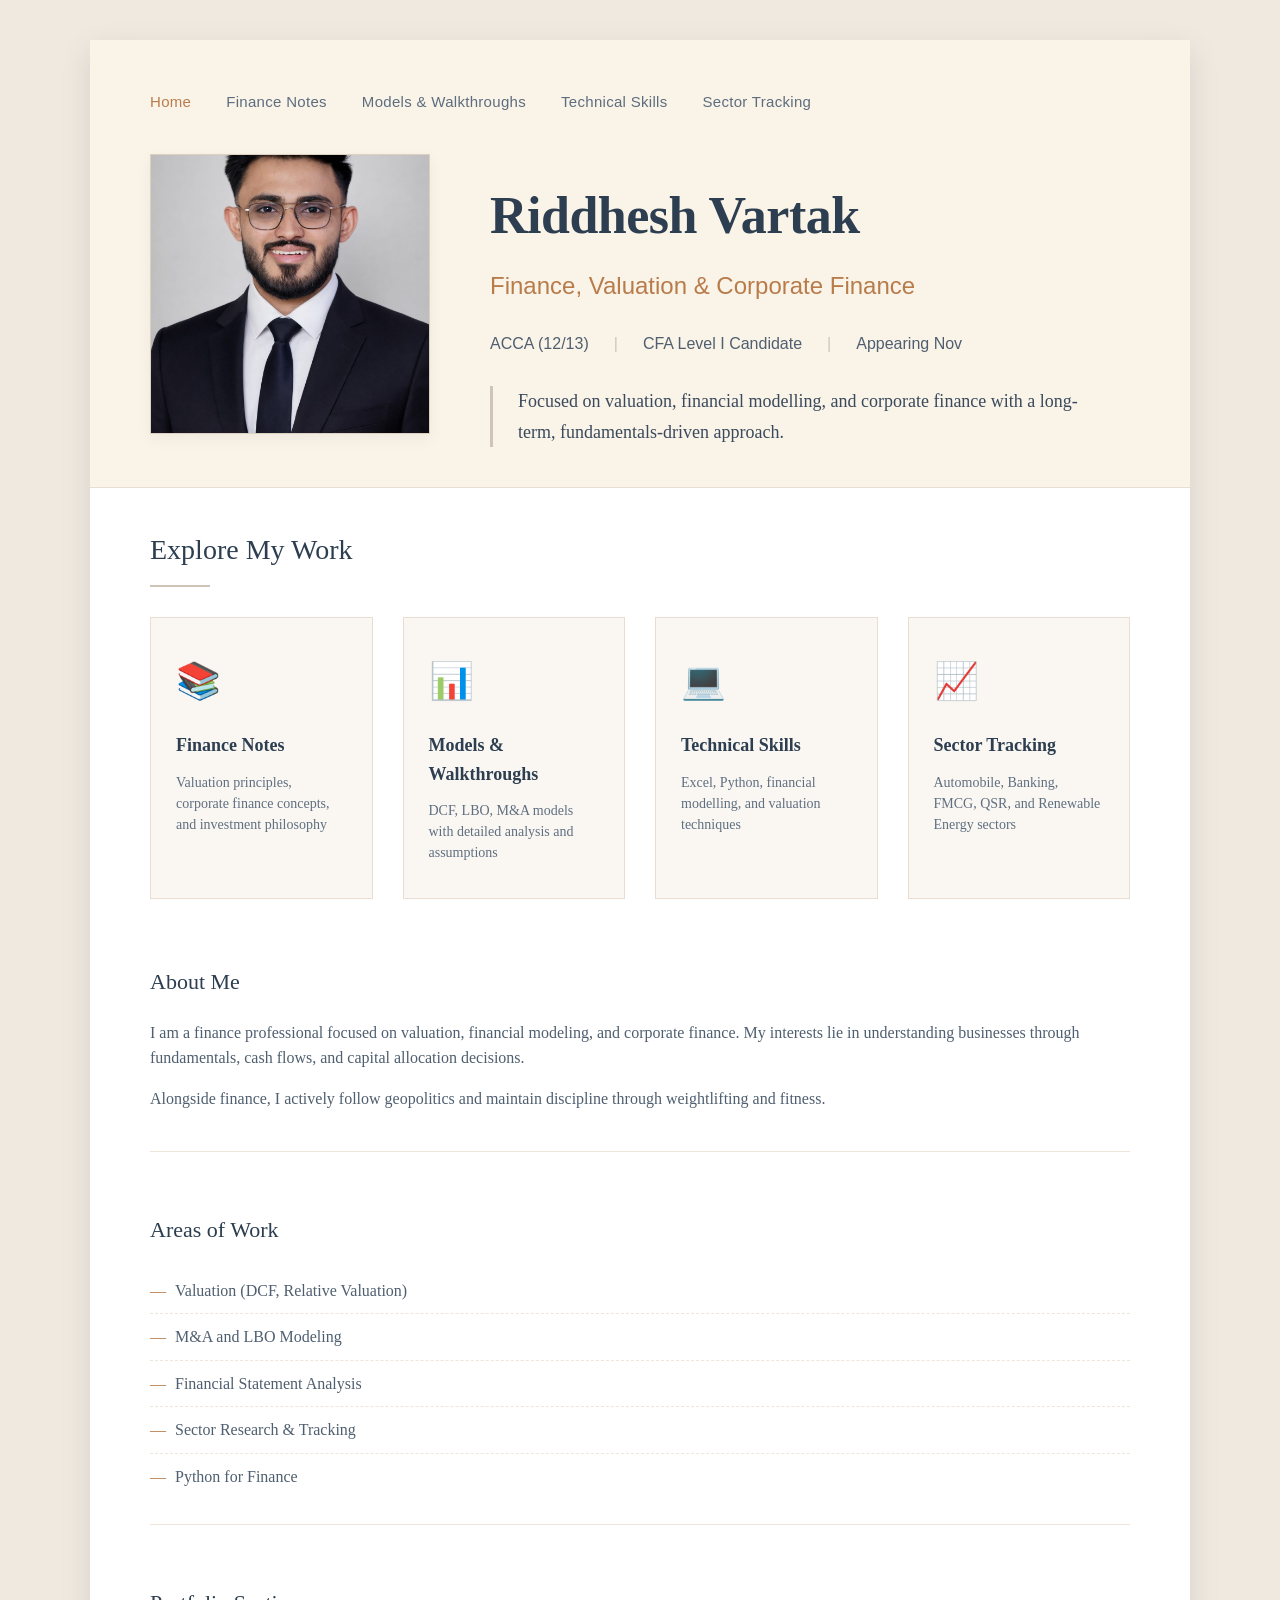
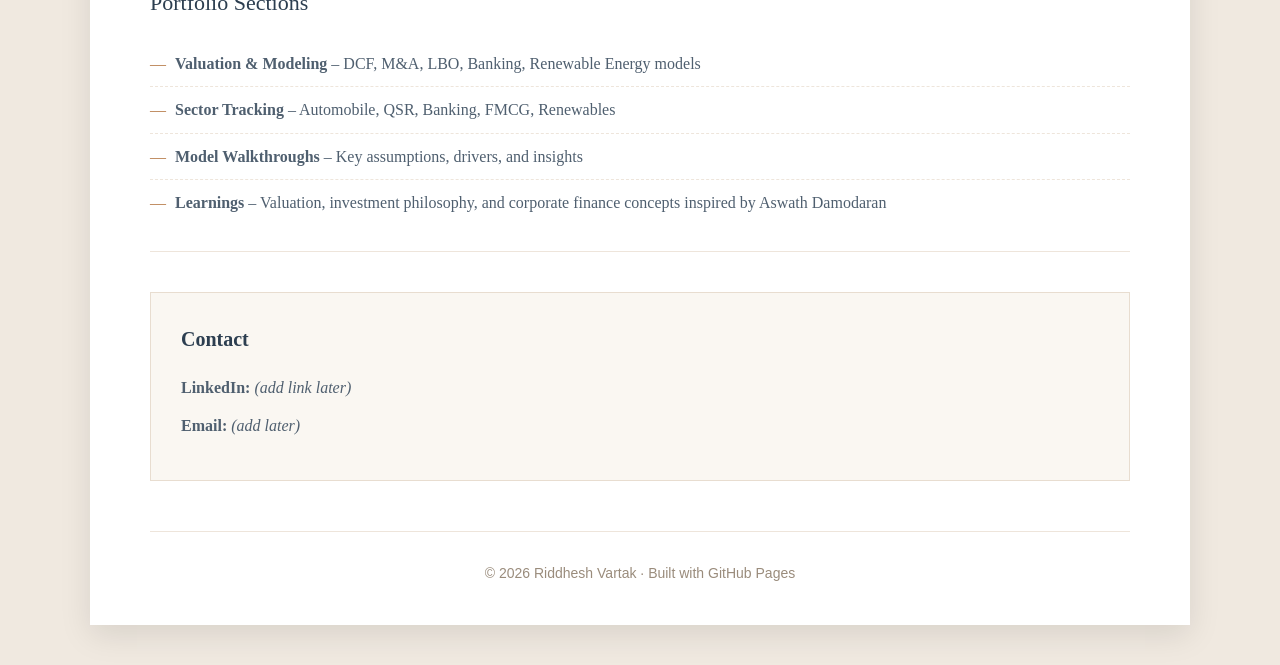
<file: index.html>
<!DOCTYPE html>
<html lang="en">
<head>
  <meta charset="UTF-8">
  <title>Riddhesh Vartak | Finance & Valuation Portfolio</title>
  <meta name="viewport" content="width=device-width, initial-scale=1.0">
  <style>
    * {
      margin: 0;
      padding: 0;
      box-sizing: border-box;
    }

    body {
      font-family: 'Georgia', 'Times New Roman', serif;
      background: #f0e9e0;  /* Warm cream outer background */
      color: #2c3e50;
      line-height: 1.6;
      padding: 40px 20px;
      min-height: 100vh;
      display: flex;
      align-items: center;
      justify-content: center;
    }

    /* MAIN CONTAINER - A4 PAGE WITH WHITE BACKGROUND */
    .a4-page {
      max-width: 1100px;
      width: 100%;
      background: white;  /* PURE WHITE background for content */
      box-shadow: 0 10px 30px rgba(0,0,0,0.1);
      padding: 0;  /* Remove padding, will add inside sections */
      margin: 0 auto;
    }

    /* CREAM COLORED HEADER SECTION */
    .cream-header {
      background: #faf3e8;  /* Light cream color for header only */
      padding: 50px 60px 40px 60px;
      border-bottom: 1px solid #e8ddd0;
    }

    /* WHITE CONTENT SECTIONS */
    .white-content {
      background: white;
      padding: 40px 60px;
    }

    /* NAVIGATION - IN CREAM HEADER */
    .nav-links {
      display: flex;
      gap: 35px;
      margin-bottom: 40px;
      flex-wrap: wrap;
    }

    .nav-links a {
      text-decoration: none;
      color: #5d6d7e;
      font-size: 15px;
      font-weight: 500;
      letter-spacing: 0.3px;
      font-family: 'Arial', sans-serif;
      transition: color 0.2s;
    }

    .nav-links a:hover,
    .nav-links a.active {
      color: #b87c4b;  /* Warm brown accent */
    }

    /* PROFILE SECTION - WITH BIGGER SQUARE PHOTO */
    .profile-section {
      display: flex;
      gap: 60px;
      align-items: flex-start;
      flex-wrap: wrap;
    }

    /* BIGGER SQUARE PHOTO - 280x280 as requested */
    .profile-photo-square {
      width: 280px;
      height: 280px;
      object-fit: cover;
      border: 1px solid #dcd0c0;
      box-shadow: 0 5px 15px rgba(0,0,0,0.05);
      background: #f5efe8;
    }

    .profile-info {
      flex: 1;
      padding-top: 20px;
    }

    .profile-info h1 {
      font-size: 52px;
      font-weight: 600;
      color: #2c3e50;
      margin-bottom: 10px;
      letter-spacing: -0.5px;
      font-family: 'Georgia', serif;
    }

    .profile-info h2 {
      font-size: 24px;
      font-weight: 400;
      color: #b87c4b;  /* Warm brown accent */
      margin-bottom: 25px;
      font-family: 'Arial', sans-serif;
    }

    /* CREDENTIALS */
    .credentials {
      display: flex;
      gap: 25px;
      margin: 25px 0 30px;
      flex-wrap: wrap;
    }

    .credential-item {
      color: #4f5f6f;
      font-size: 16px;
      font-family: 'Arial', sans-serif;
      position: relative;
    }

    .credential-item:not(:last-child):after {
      content: "|";
      margin-left: 25px;
      color: #d0c4b8;
      font-weight: 300;
    }

    .focus-statement {
      font-size: 18px;
      color: #3a4a5c;
      line-height: 1.7;
      max-width: 600px;
      border-left: 3px solid #d0c4b8;
      padding-left: 25px;
      margin-top: 25px;
    }

    /* SECTION TITLES IN WHITE CONTENT */
    .section-title {
      font-size: 28px;
      color: #2c3e50;
      margin: 0 0 30px 0;
      font-weight: 500;
      font-family: 'Georgia', serif;
      position: relative;
    }

    .section-title:after {
      content: '';
      display: block;
      width: 60px;
      height: 2px;
      background: #d0c4b8;
      margin-top: 12px;
    }

    /* CARDS GRID IN WHITE CONTENT */
    .cards-grid {
      display: grid;
      grid-template-columns: repeat(auto-fit, minmax(220px, 1fr));
      gap: 30px;
      margin: 30px 0 40px;
    }

    .simple-card {
      background: #faf7f2;  /* Very light cream for cards */
      padding: 35px 25px;
      border: 1px solid #e8ddd0;
      text-decoration: none;
      color: inherit;
      transition: all 0.2s;
    }

    .simple-card:hover {
      background: #f5eee5;
      border-color: #b87c4b;
    }

    .card-icon {
      font-size: 36px;
      margin-bottom: 20px;
      color: #b87c4b;
    }

    .simple-card h3 {
      color: #2c3e50;
      margin-bottom: 12px;
      font-size: 18px;
      font-weight: 600;
    }

    .simple-card p {
      color: #5f6f80;
      font-size: 14px;
      line-height: 1.5;
    }

    /* CONTENT BLOCKS IN WHITE */
    .content-block {
      margin: 35px 0;
      padding: 25px 0;
      border-bottom: 1px solid #eee5db;
    }

    .content-block:last-child {
      border-bottom: none;
    }

    .content-block h3 {
      color: #2c3e50;
      font-size: 22px;
      margin-bottom: 20px;
      font-weight: 500;
    }

    .content-block p {
      color: #4f5f6f;
      margin-bottom: 15px;
      font-size: 16px;
    }

    .content-list {
      list-style: none;
    }

    .content-list li {
      padding: 10px 0;
      color: #4f5f6f;
      position: relative;
      padding-left: 25px;
      font-size: 16px;
      border-bottom: 1px dashed #eee5db;
    }

    .content-list li:last-child {
      border-bottom: none;
    }

    .content-list li:before {
      content: "—";
      color: #b87c4b;
      position: absolute;
      left: 0;
    }

    /* CONTACT SECTION */
    .contact-section {
      margin-top: 40px;
      padding: 30px;
      background: #faf7f2;
      border: 1px solid #e8ddd0;
    }

    .contact-section p {
      color: #4f5f6f;
      margin: 12px 0;
      font-size: 16px;
    }

    /* FOOTER */
    .footer {
      margin-top: 50px;
      padding-top: 30px;
      text-align: center;
      color: #9a8c7c;
      font-size: 14px;
      font-family: 'Arial', sans-serif;
      border-top: 1px solid #eee5db;
    }

    /* RESPONSIVE */
    @media (max-width: 768px) {
      .cream-header {
        padding: 30px 25px;
      }
      
      .white-content {
        padding: 30px 25px;
      }
      
      .profile-section {
        flex-direction: column;
        align-items: center;
        text-align: center;
        gap: 30px;
      }
      
      .profile-photo-square {
        width: 240px;
        height: 240px;
      }
      
      .credentials {
        justify-content: center;
      }
      
      .credential-item:not(:last-child):after {
        display: none;
      }
      
      .credential-item {
        background: #f0e4d8;
        padding: 6px 18px;
        border-radius: 25px;
      }
      
      .focus-statement {
        text-align: left;
      }
      
      .nav-links {
        justify-content: center;
        gap: 20px;
      }
      
      .section-title:after {
        margin-left: auto;
        margin-right: auto;
      }
      
      .section-title {
        text-align: center;
      }
    }

    @media (max-width: 480px) {
      .profile-info h1 {
        font-size: 38px;
      }
      
      .profile-info h2 {
        font-size: 20px;
      }
      
      .profile-photo-square {
        width: 200px;
        height: 200px;
      }
      
      .nav-links {
        flex-direction: column;
        align-items: center;
        gap: 15px;
      }
    }
  </style>
</head>
<body>
  <div class="a4-page">
    <!-- CREAM COLORED HEADER SECTION (only this part is cream) -->
    <div class="cream-header">
      <!-- NAVIGATION -->
      <div class="nav-links">
        <a href="index.html" class="active">Home</a>
        <a href="notes.html">Finance Notes</a>
        <a href="models.html">Models & Walkthroughs</a>
        <a href="skills.html">Technical Skills</a>
        <a href="sectors.html">Sector Tracking</a>
      </div>

      <!-- PROFILE SECTION WITH BIG SQUARE PHOTO -->
      <div class="profile-section">
        <img src="profile.jpg" alt="Riddhesh Vartak" class="profile-photo-square" onerror="this.src='https://via.placeholder.com/280x280?text=RV'">
        
        <div class="profile-info">
          <h1>Riddhesh Vartak</h1>
          <h2>Finance, Valuation & Corporate Finance</h2>
          
          <div class="credentials">
            <span class="credential-item">ACCA (12/13)</span>
            <span class="credential-item">CFA Level I Candidate</span>
            <span class="credential-item">Appearing Nov</span>
          </div>
          
          <div class="focus-statement">
            Focused on valuation, financial modelling, and corporate finance with a long-term, fundamentals-driven approach.
          </div>
        </div>
      </div>
    </div>

    <!-- WHITE BACKGROUND CONTENT SECTION (everything below is white) -->
    <div class="white-content">
      <!-- EXPLORE MY WORK SECTION -->
      <div class="section-title">Explore My Work</div>
      
      <div class="cards-grid">
        <a href="notes.html" class="simple-card">
          <div class="card-icon">📚</div>
          <h3>Finance Notes</h3>
          <p>Valuation principles, corporate finance concepts, and investment philosophy</p>
        </a>
        
        <a href="models.html" class="simple-card">
          <div class="card-icon">📊</div>
          <h3>Models & Walkthroughs</h3>
          <p>DCF, LBO, M&A models with detailed analysis and assumptions</p>
        </a>
        
        <a href="skills.html" class="simple-card">
          <div class="card-icon">💻</div>
          <h3>Technical Skills</h3>
          <p>Excel, Python, financial modelling, and valuation techniques</p>
        </a>
        
        <a href="sectors.html" class="simple-card">
          <div class="card-icon">📈</div>
          <h3>Sector Tracking</h3>
          <p>Automobile, Banking, FMCG, QSR, and Renewable Energy sectors</p>
        </a>
      </div>

      <!-- CONTENT FROM YOUR README -->
      <div class="content-block">
        <h3>About Me</h3>
        <p>I am a finance professional focused on valuation, financial modeling, and corporate finance. My interests lie in understanding businesses through fundamentals, cash flows, and capital allocation decisions.</p>
        <p>Alongside finance, I actively follow geopolitics and maintain discipline through weightlifting and fitness.</p>
      </div>

      <div class="content-block">
        <h3>Areas of Work</h3>
        <ul class="content-list">
          <li>Valuation (DCF, Relative Valuation)</li>
          <li>M&A and LBO Modeling</li>
          <li>Financial Statement Analysis</li>
          <li>Sector Research & Tracking</li>
          <li>Python for Finance</li>
        </ul>
      </div>

      <div class="content-block">
        <h3>Portfolio Sections</h3>
        <ul class="content-list">
          <li><strong>Valuation & Modeling</strong> – DCF, M&A, LBO, Banking, Renewable Energy models</li>
          <li><strong>Sector Tracking</strong> – Automobile, QSR, Banking, FMCG, Renewables</li>
          <li><strong>Model Walkthroughs</strong> – Key assumptions, drivers, and insights</li>
          <li><strong>Learnings</strong> – Valuation, investment philosophy, and corporate finance concepts inspired by Aswath Damodaran</li>
        </ul>
      </div>

      <!-- CONTACT SECTION -->
      <div class="contact-section">
        <h3 style="color: #2c3e50; margin-bottom: 20px; font-size: 20px;">Contact</h3>
        <p><strong>LinkedIn:</strong> <em>(add link later)</em></p>
        <p><strong>Email:</strong> <em>(add later)</em></p>
      </div>

      <!-- FOOTER -->
      <div class="footer">
        © 2026 Riddhesh Vartak · Built with GitHub Pages
      </div>
    </div>
  </div>

  <script>
    // Highlight current page in navigation
    const currentPage = window.location.pathname.split('/').pop() || 'index.html';
    document.querySelectorAll('.nav-links a').forEach(link => {
      if (link.getAttribute('href') === currentPage) {
        link.classList.add('active');
      }
    });
  </script>
</body>
</html>
</file>
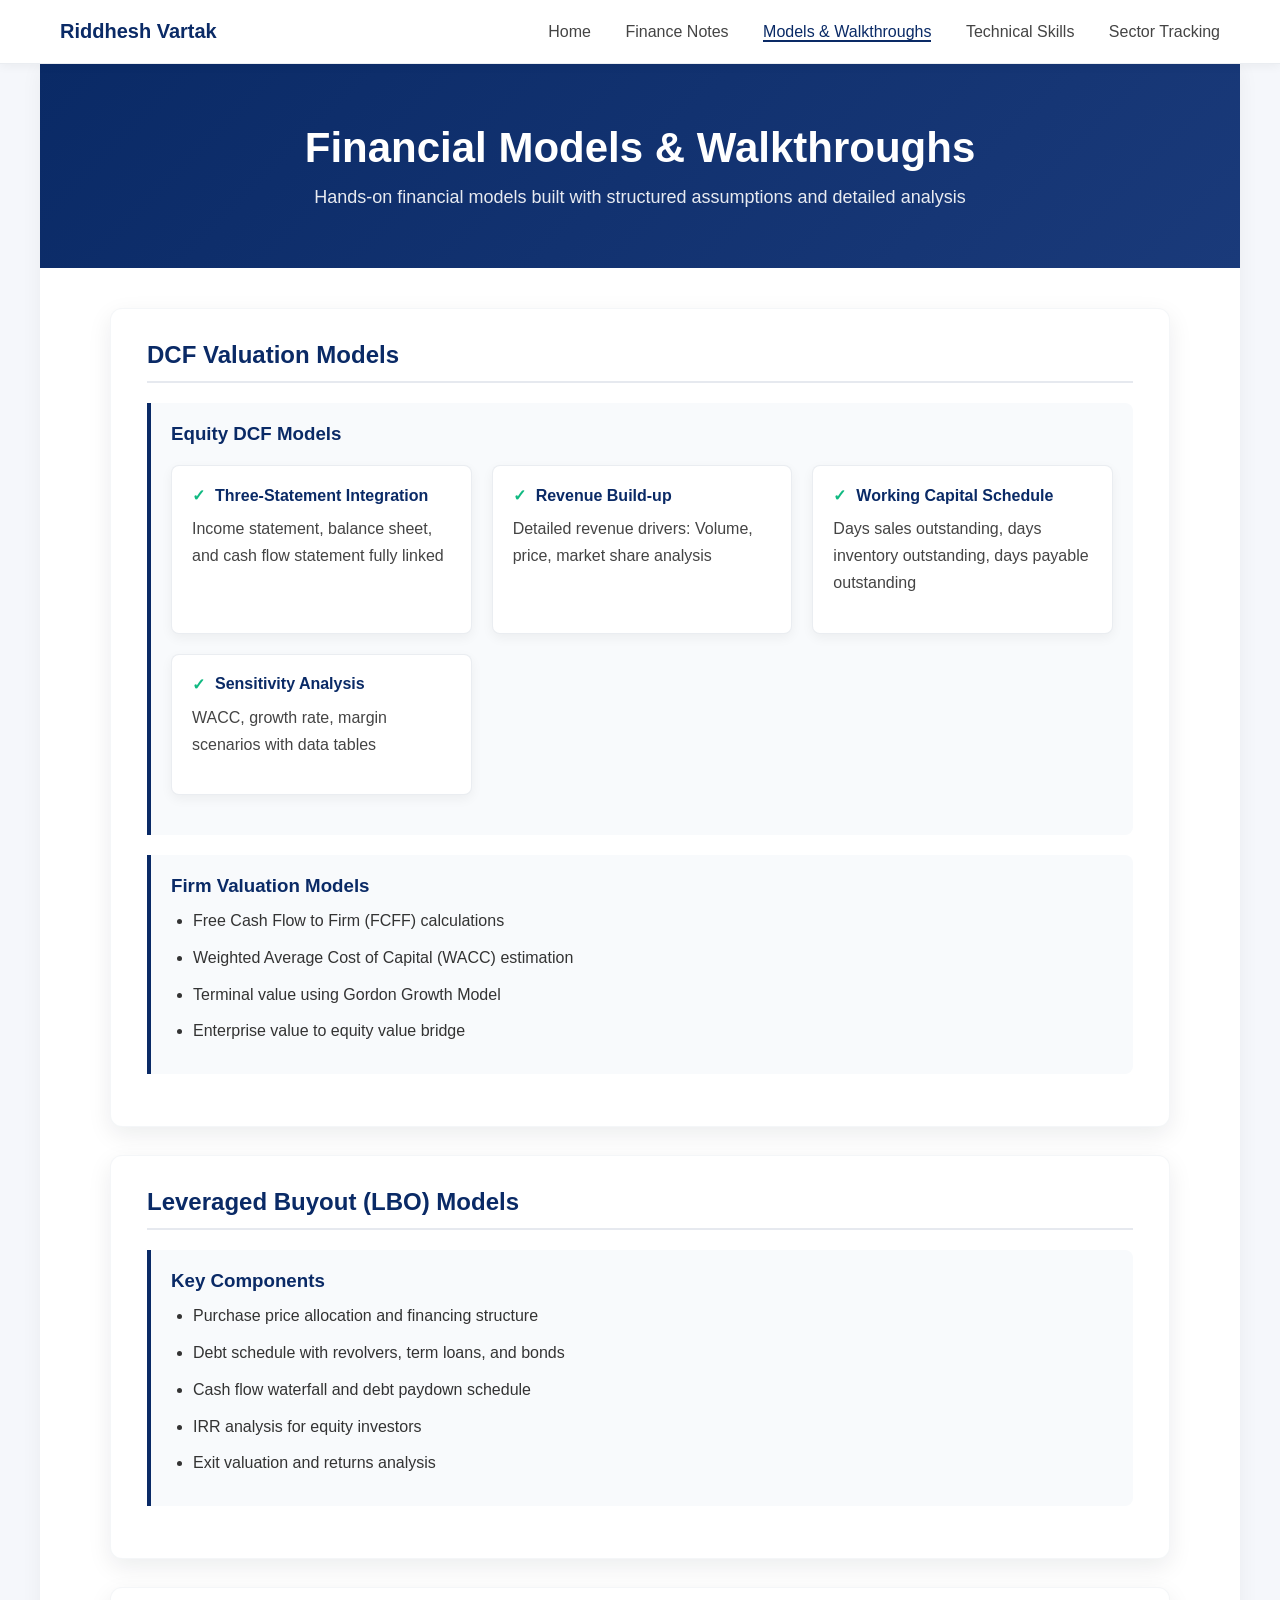
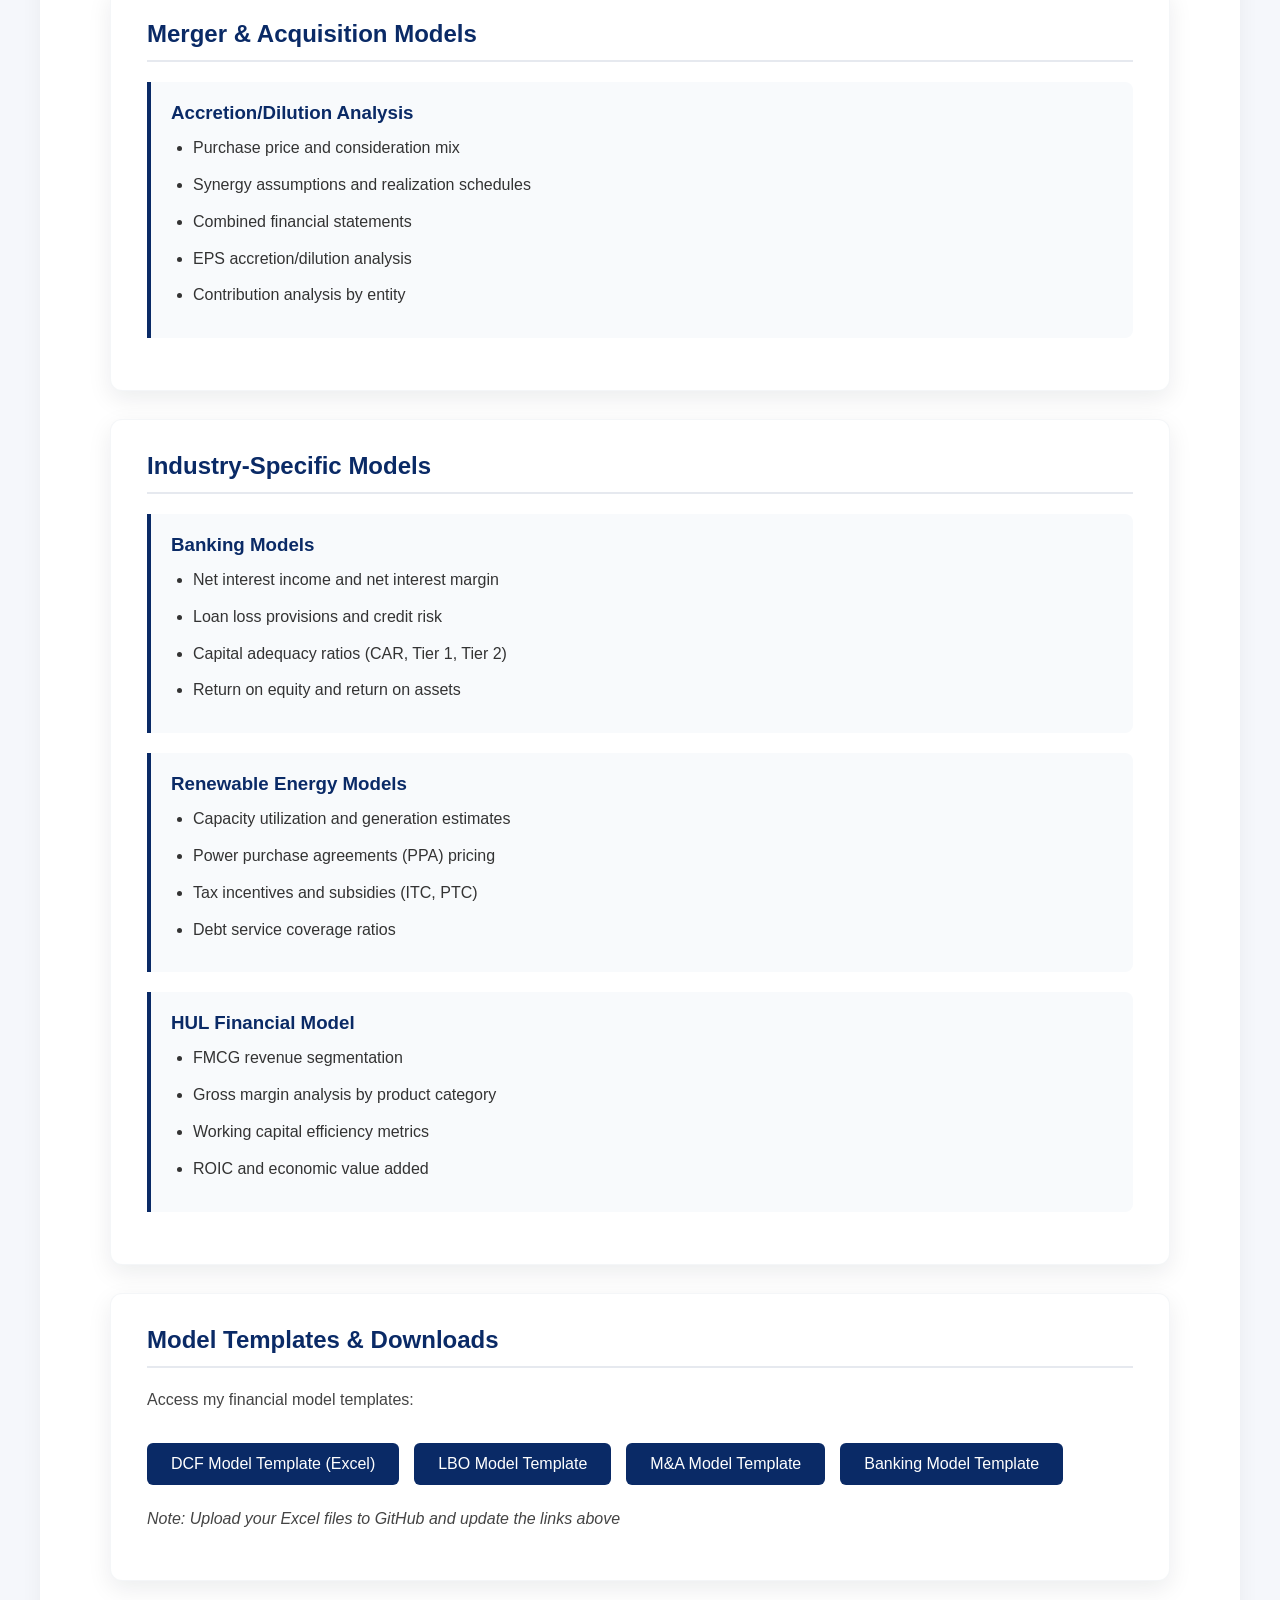
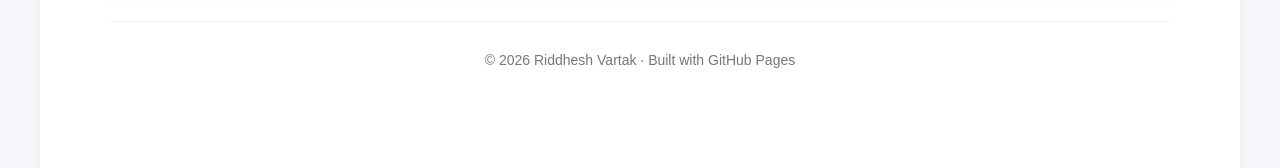
<file: models.html>
<!DOCTYPE html>
<html lang="en">
<head>
  <meta charset="UTF-8">
  <title>Models & Walkthroughs | Riddhesh Vartak</title>
  <meta name="viewport" content="width=device-width, initial-scale=1.0">

  <style>
    /* COPY ALL THE CSS FROM NOTES.HTML - SAME STYLES */
    * {
      box-sizing: border-box;
      margin: 0;
      padding: 0;
    }

    body {
      font-family: 'Arial', sans-serif;
      background: #f5f7fb;
      color: #222;
    }

    /* NAVIGATION MENU */
    .main-nav {
      background: #ffffff;
      padding: 20px 0;
      border-bottom: 1px solid rgba(148, 163, 184, 0.2);
      box-shadow: 0 2px 10px rgba(0, 0, 0, 0.05);
      position: sticky;
      top: 0;
      z-index: 1000;
    }
    
    .nav-container {
      max-width: 1200px;
      margin: 0 auto;
      padding: 0 20px;
      display: flex;
      justify-content: space-between;
      align-items: center;
    }
    
    .nav-logo {
      font-size: 20px;
      font-weight: 700;
      color: #0a2a66;
      text-decoration: none;
    }
    
    .nav-links a {
      margin-left: 30px;
      color: #444;
      text-decoration: none;
      font-weight: 500;
      transition: color 0.3s;
    }
    
    .nav-links a:hover,
    .nav-links a.active {
      color: #0a2a66;
      border-bottom: 2px solid #0a2a66;
    }
    
    @media (max-width: 768px) {
      .nav-container {
        flex-direction: column;
      }
      
      .nav-links {
        margin-top: 15px;
        display: flex;
        flex-wrap: wrap;
        justify-content: center;
      }
      
      .nav-links a {
        margin: 5px 10px;
      }
    }

    /* MAIN CONTENT AREA */
    .main-content-area {
      max-width: 1200px;
      margin: 0 auto;
      background: #ffffff;
      box-shadow: 0 4px 20px rgba(0, 0, 0, 0.05);
      min-height: 80vh;
    }

    /* PAGE HEADER */
    .page-header {
      background: linear-gradient(135deg, #0a2a66 0%, #1a3a7a 100%);
      color: white;
      padding: 60px 20px;
      text-align: center;
    }

    .page-header h1 {
      font-size: 42px;
      margin-bottom: 15px;
    }

    .page-header p {
      font-size: 18px;
      opacity: 0.9;
      max-width: 700px;
      margin: 0 auto;
    }

    /* MAIN CONTENT */
    .content {
      max-width: 1100px;
      margin: 0 auto;
      padding: 40px 20px 60px;
      background: #ffffff;
    }

    .section {
      background: #ffffff;
      border-radius: 12px;
      padding: 32px 36px;
      margin-bottom: 28px;
      box-shadow: 0 8px 24px rgba(15, 23, 42, 0.08);
      border: 1px solid rgba(148, 163, 184, 0.1);
    }

    .section h2 {
      margin: 0 0 18px;
      color: #0a2a66;
      font-size: 24px;
      font-weight: 700;
      padding-bottom: 12px;
      border-bottom: 2px solid rgba(10, 42, 102, 0.1);
    }

    .section p {
      margin: 0 0 16px;
      color: #444;
      line-height: 1.7;
      font-size: 16px;
    }

    .section ul {
      margin: 8px 0 0;
      padding-left: 22px;
      line-height: 1.8;
      color: #333;
    }

    .section li {
      margin-bottom: 8px;
    }

    .section-note {
      color: #666;
      margin-bottom: 12px;
      font-size: 15px;
      font-style: italic;
    }

    .model-category {
      background: #f8fafc;
      border-left: 4px solid #0a2a66;
      padding: 20px;
      margin: 20px 0;
      border-radius: 0 8px 8px 0;
    }

    .model-category h3 {
      color: #0a2a66;
      margin-bottom: 10px;
    }

    .model-features {
      display: grid;
      grid-template-columns: repeat(auto-fit, minmax(300px, 1fr));
      gap: 20px;
      margin: 20px 0;
    }

    .feature-card {
      background: white;
      border: 1px solid rgba(148, 163, 184, 0.2);
      border-radius: 8px;
      padding: 20px;
      box-shadow: 0 4px 12px rgba(0, 0, 0, 0.05);
    }

    .feature-card h4 {
      color: #0a2a66;
      margin-bottom: 10px;
      display: flex;
      align-items: center;
      gap: 10px;
    }

    .feature-card h4::before {
      content: "✓";
      color: #10b981;
      font-weight: bold;
    }

    .download-link {
      display: inline-block;
      background: #0a2a66;
      color: white;
      padding: 12px 24px;
      border-radius: 6px;
      text-decoration: none;
      margin-top: 10px;
      font-weight: 500;
      transition: background 0.3s;
    }

    .download-link:hover {
      background: #1a3a7a;
    }

    .footer {
      text-align: center;
      color: #777;
      font-size: 14px;
      padding: 30px 0 40px;
      border-top: 1px solid rgba(148, 163, 184, 0.2);
      margin-top: 40px;
      background: #ffffff;
    }

    @media (max-width: 768px) {
      .page-header {
        padding: 40px 20px;
      }
      
      .page-header h1 {
        font-size: 32px;
      }
      
      .model-features {
        grid-template-columns: 1fr;
      }
    }
  </style>
</head>

<body>
  <!-- NAVIGATION MENU -->
  <nav class="main-nav">
    <div class="nav-container">
      <a href="index.html" class="nav-logo">Riddhesh Vartak</a>
      <div class="nav-links">
        <a href="index.html">Home</a>
        <a href="notes.html">Finance Notes</a>
        <a href="models.html" class="active">Models & Walkthroughs</a>
        <a href="skills.html">Technical Skills</a>
        <a href="sectors.html">Sector Tracking</a>
      </div>
    </div>
  </nav>

  <!-- MAIN CONTENT AREA -->
  <div class="main-content-area">
    
    <!-- PAGE HEADER -->
    <div class="page-header">
      <h1>Financial Models & Walkthroughs</h1>
      <p>Hands-on financial models built with structured assumptions and detailed analysis</p>
    </div>

    <!-- MAIN CONTENT -->
    <main class="content">
      <section class="section">
        <h2>DCF Valuation Models</h2>
        <div class="model-category">
          <h3>Equity DCF Models</h3>
          <div class="model-features">
            <div class="feature-card">
              <h4>Three-Statement Integration</h4>
              <p>Income statement, balance sheet, and cash flow statement fully linked</p>
            </div>
            <div class="feature-card">
              <h4>Revenue Build-up</h4>
              <p>Detailed revenue drivers: Volume, price, market share analysis</p>
            </div>
            <div class="feature-card">
              <h4>Working Capital Schedule</h4>
              <p>Days sales outstanding, days inventory outstanding, days payable outstanding</p>
            </div>
            <div class="feature-card">
              <h4>Sensitivity Analysis</h4>
              <p>WACC, growth rate, margin scenarios with data tables</p>
            </div>
          </div>
        </div>

        <div class="model-category">
          <h3>Firm Valuation Models</h3>
          <ul>
            <li>Free Cash Flow to Firm (FCFF) calculations</li>
            <li>Weighted Average Cost of Capital (WACC) estimation</li>
            <li>Terminal value using Gordon Growth Model</li>
            <li>Enterprise value to equity value bridge</li>
          </ul>
        </div>
      </section>

      <section class="section">
        <h2>Leveraged Buyout (LBO) Models</h2>
        <div class="model-category">
          <h3>Key Components</h3>
          <ul>
            <li>Purchase price allocation and financing structure</li>
            <li>Debt schedule with revolvers, term loans, and bonds</li>
            <li>Cash flow waterfall and debt paydown schedule</li>
            <li>IRR analysis for equity investors</li>
            <li>Exit valuation and returns analysis</li>
          </ul>
        </div>
      </section>

      <section class="section">
        <h2>Merger & Acquisition Models</h2>
        <div class="model-category">
          <h3>Accretion/Dilution Analysis</h3>
          <ul>
            <li>Purchase price and consideration mix</li>
            <li>Synergy assumptions and realization schedules</li>
            <li>Combined financial statements</li>
            <li>EPS accretion/dilution analysis</li>
            <li>Contribution analysis by entity</li>
          </ul>
        </div>
      </section>

      <section class="section">
        <h2>Industry-Specific Models</h2>
        <div class="model-category">
          <h3>Banking Models</h3>
          <ul>
            <li>Net interest income and net interest margin</li>
            <li>Loan loss provisions and credit risk</li>
            <li>Capital adequacy ratios (CAR, Tier 1, Tier 2)</li>
            <li>Return on equity and return on assets</li>
          </ul>
        </div>

        <div class="model-category">
          <h3>Renewable Energy Models</h3>
          <ul>
            <li>Capacity utilization and generation estimates</li>
            <li>Power purchase agreements (PPA) pricing</li>
            <li>Tax incentives and subsidies (ITC, PTC)</li>
            <li>Debt service coverage ratios</li>
          </ul>
        </div>

        <div class="model-category">
          <h3>HUL Financial Model</h3>
          <ul>
            <li>FMCG revenue segmentation</li>
            <li>Gross margin analysis by product category</li>
            <li>Working capital efficiency metrics</li>
            <li>ROIC and economic value added</li>
          </ul>
        </div>
      </section>

      <section class="section">
        <h2>Model Templates & Downloads</h2>
        <p>Access my financial model templates:</p>
        <div style="display: flex; gap: 15px; flex-wrap: wrap; margin-top: 20px;">
          <a href="#" class="download-link">DCF Model Template (Excel)</a>
          <a href="#" class="download-link">LBO Model Template</a>
          <a href="#" class="download-link">M&A Model Template</a>
          <a href="#" class="download-link">Banking Model Template</a>
        </div>
        <p class="section-note" style="margin-top: 20px;">Note: Upload your Excel files to GitHub and update the links above</p>
      </section>

      <div class="footer">
        © 2026 Riddhesh Vartak · Built with GitHub Pages
      </div>
    </main>
  </div>
</body>
</html>
</file>
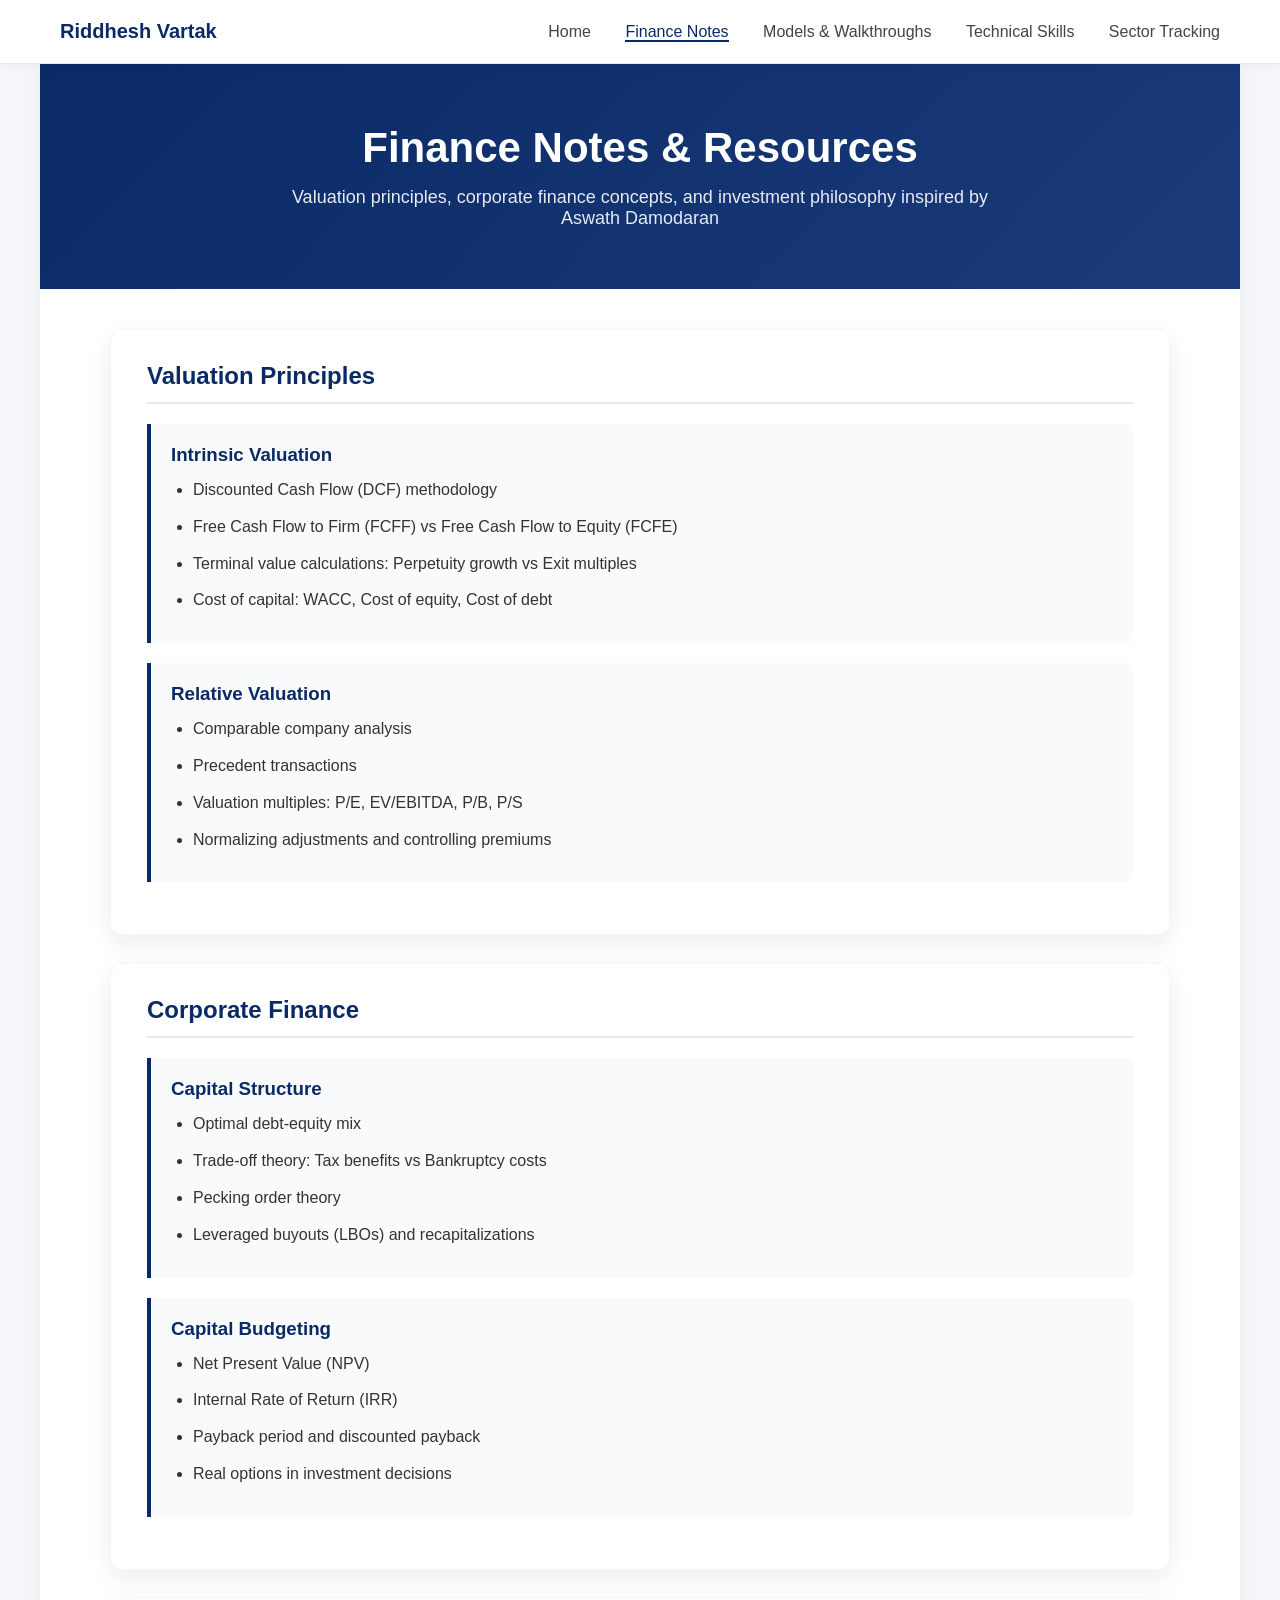
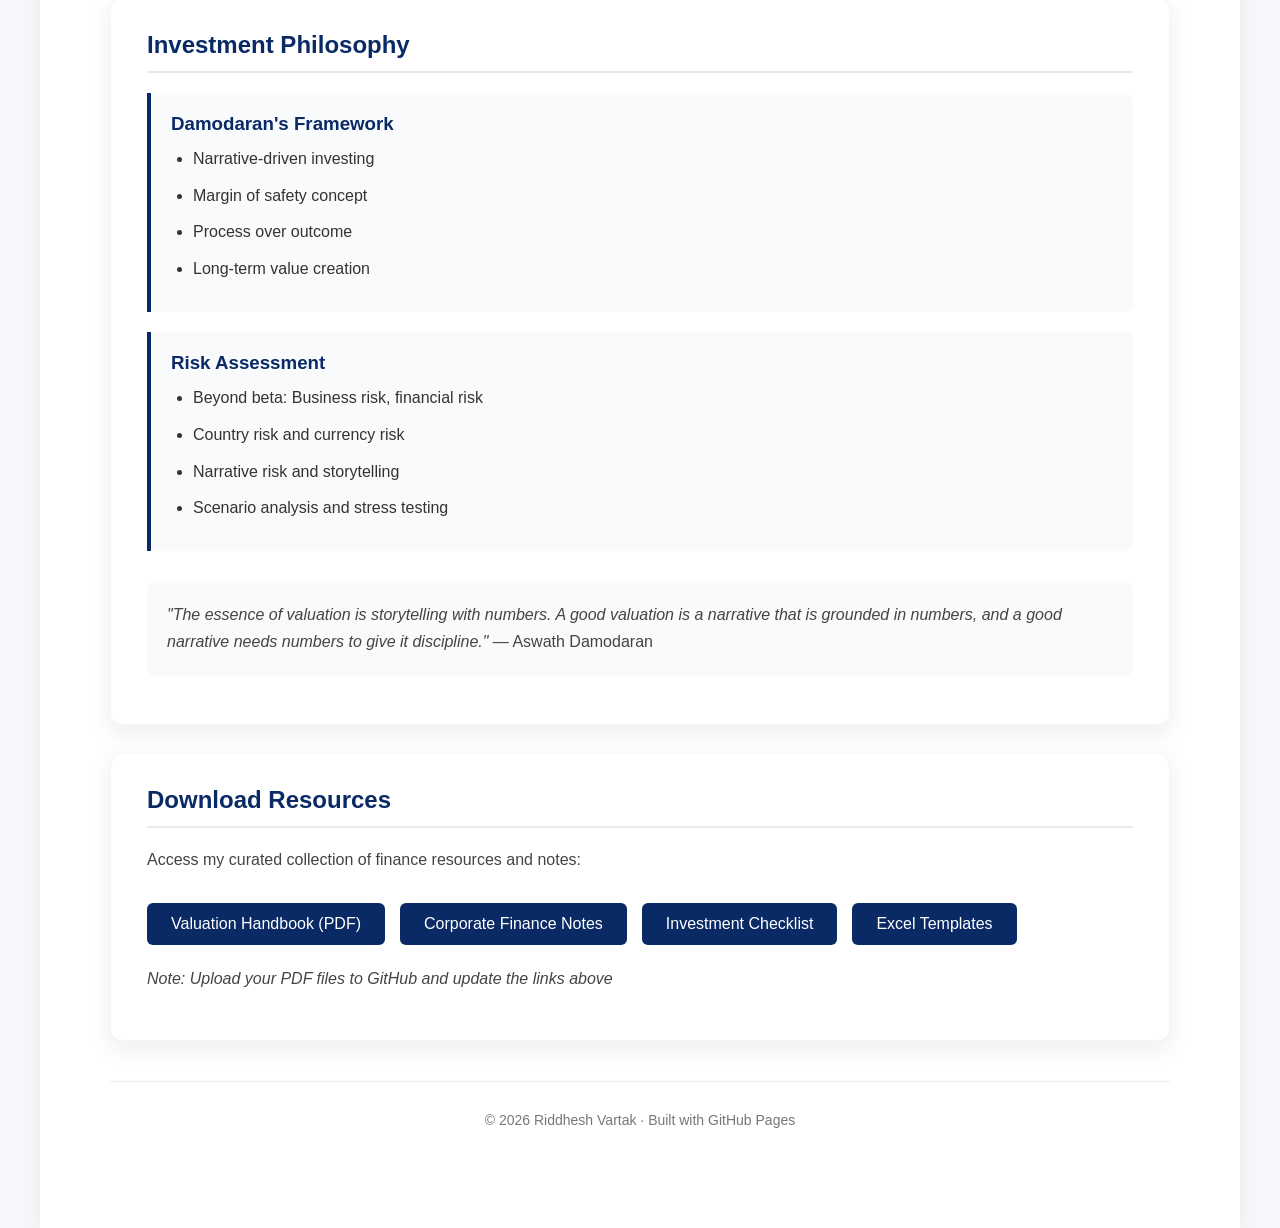
<file: notes.html>
<!DOCTYPE html>
<html lang="en">
<head>
  <meta charset="UTF-8">
  <title>Finance Notes | Riddhesh Vartak</title>
  <meta name="viewport" content="width=device-width, initial-scale=1.0">

  <style>
    /* COPY ALL THE CSS FROM INDEX.HTML - SAME STYLES */
    * {
      box-sizing: border-box;
      margin: 0;
      padding: 0;
    }

    body {
      font-family: 'Arial', sans-serif;
      background: #f5f7fb;
      color: #222;
    }

    /* NAVIGATION MENU */
    .main-nav {
      background: #ffffff;
      padding: 20px 0;
      border-bottom: 1px solid rgba(148, 163, 184, 0.2);
      box-shadow: 0 2px 10px rgba(0, 0, 0, 0.05);
      position: sticky;
      top: 0;
      z-index: 1000;
    }
    
    .nav-container {
      max-width: 1200px;
      margin: 0 auto;
      padding: 0 20px;
      display: flex;
      justify-content: space-between;
      align-items: center;
    }
    
    .nav-logo {
      font-size: 20px;
      font-weight: 700;
      color: #0a2a66;
      text-decoration: none;
    }
    
    .nav-links a {
      margin-left: 30px;
      color: #444;
      text-decoration: none;
      font-weight: 500;
      transition: color 0.3s;
    }
    
    .nav-links a:hover,
    .nav-links a.active {
      color: #0a2a66;
      border-bottom: 2px solid #0a2a66;
    }
    
    @media (max-width: 768px) {
      .nav-container {
        flex-direction: column;
      }
      
      .nav-links {
        margin-top: 15px;
        display: flex;
        flex-wrap: wrap;
        justify-content: center;
      }
      
      .nav-links a {
        margin: 5px 10px;
      }
    }

    /* MAIN CONTENT AREA */
    .main-content-area {
      max-width: 1200px;
      margin: 0 auto;
      background: #ffffff;
      box-shadow: 0 4px 20px rgba(0, 0, 0, 0.05);
      min-height: 80vh;
    }

    /* PAGE HEADER */
    .page-header {
      background: linear-gradient(135deg, #0a2a66 0%, #1a3a7a 100%);
      color: white;
      padding: 60px 20px;
      text-align: center;
    }

    .page-header h1 {
      font-size: 42px;
      margin-bottom: 15px;
    }

    .page-header p {
      font-size: 18px;
      opacity: 0.9;
      max-width: 700px;
      margin: 0 auto;
    }

    /* MAIN CONTENT */
    .content {
      max-width: 1100px;
      margin: 0 auto;
      padding: 40px 20px 60px;
      background: #ffffff;
    }

    .section {
      background: #ffffff;
      border-radius: 12px;
      padding: 32px 36px;
      margin-bottom: 28px;
      box-shadow: 0 8px 24px rgba(15, 23, 42, 0.08);
      border: 1px solid rgba(148, 163, 184, 0.1);
    }

    .section h2 {
      margin: 0 0 18px;
      color: #0a2a66;
      font-size: 24px;
      font-weight: 700;
      padding-bottom: 12px;
      border-bottom: 2px solid rgba(10, 42, 102, 0.1);
    }

    .section p {
      margin: 0 0 16px;
      color: #444;
      line-height: 1.7;
      font-size: 16px;
    }

    .section ul {
      margin: 8px 0 0;
      padding-left: 22px;
      line-height: 1.8;
      color: #333;
    }

    .section li {
      margin-bottom: 8px;
    }

    .section-note {
      color: #666;
      margin-bottom: 12px;
      font-size: 15px;
      font-style: italic;
    }

    .note-category {
      background: #f8fafc;
      border-left: 4px solid #0a2a66;
      padding: 20px;
      margin: 20px 0;
      border-radius: 0 8px 8px 0;
    }

    .note-category h3 {
      color: #0a2a66;
      margin-bottom: 10px;
    }

    .download-link {
      display: inline-block;
      background: #0a2a66;
      color: white;
      padding: 12px 24px;
      border-radius: 6px;
      text-decoration: none;
      margin-top: 10px;
      font-weight: 500;
      transition: background 0.3s;
    }

    .download-link:hover {
      background: #1a3a7a;
    }

    .footer {
      text-align: center;
      color: #777;
      font-size: 14px;
      padding: 30px 0 40px;
      border-top: 1px solid rgba(148, 163, 184, 0.2);
      margin-top: 40px;
      background: #ffffff;
    }

    @media (max-width: 768px) {
      .page-header {
        padding: 40px 20px;
      }
      
      .page-header h1 {
        font-size: 32px;
      }
    }
  </style>
</head>

<body>
  <!-- NAVIGATION MENU -->
  <nav class="main-nav">
    <div class="nav-container">
      <a href="index.html" class="nav-logo">Riddhesh Vartak</a>
      <div class="nav-links">
        <a href="index.html">Home</a>
        <a href="notes.html" class="active">Finance Notes</a>
        <a href="models.html">Models & Walkthroughs</a>
        <a href="skills.html">Technical Skills</a>
        <a href="sectors.html">Sector Tracking</a>
      </div>
    </div>
  </nav>

  <!-- MAIN CONTENT AREA -->
  <div class="main-content-area">
    
    <!-- PAGE HEADER -->
    <div class="page-header">
      <h1>Finance Notes & Resources</h1>
      <p>Valuation principles, corporate finance concepts, and investment philosophy inspired by Aswath Damodaran</p>
    </div>

    <!-- MAIN CONTENT -->
    <main class="content">
      <section class="section">
        <h2>Valuation Principles</h2>
        <div class="note-category">
          <h3>Intrinsic Valuation</h3>
          <ul>
            <li>Discounted Cash Flow (DCF) methodology</li>
            <li>Free Cash Flow to Firm (FCFF) vs Free Cash Flow to Equity (FCFE)</li>
            <li>Terminal value calculations: Perpetuity growth vs Exit multiples</li>
            <li>Cost of capital: WACC, Cost of equity, Cost of debt</li>
          </ul>
        </div>

        <div class="note-category">
          <h3>Relative Valuation</h3>
          <ul>
            <li>Comparable company analysis</li>
            <li>Precedent transactions</li>
            <li>Valuation multiples: P/E, EV/EBITDA, P/B, P/S</li>
            <li>Normalizing adjustments and controlling premiums</li>
          </ul>
        </div>
      </section>

      <section class="section">
        <h2>Corporate Finance</h2>
        <div class="note-category">
          <h3>Capital Structure</h3>
          <ul>
            <li>Optimal debt-equity mix</li>
            <li>Trade-off theory: Tax benefits vs Bankruptcy costs</li>
            <li>Pecking order theory</li>
            <li>Leveraged buyouts (LBOs) and recapitalizations</li>
          </ul>
        </div>

        <div class="note-category">
          <h3>Capital Budgeting</h3>
          <ul>
            <li>Net Present Value (NPV)</li>
            <li>Internal Rate of Return (IRR)</li>
            <li>Payback period and discounted payback</li>
            <li>Real options in investment decisions</li>
          </ul>
        </div>
      </section>

      <section class="section">
        <h2>Investment Philosophy</h2>
        <div class="note-category">
          <h3>Damodaran's Framework</h3>
          <ul>
            <li>Narrative-driven investing</li>
            <li>Margin of safety concept</li>
            <li>Process over outcome</li>
            <li>Long-term value creation</li>
          </ul>
        </div>

        <div class="note-category">
          <h3>Risk Assessment</h3>
          <ul>
            <li>Beyond beta: Business risk, financial risk</li>
            <li>Country risk and currency risk</li>
            <li>Narrative risk and storytelling</li>
            <li>Scenario analysis and stress testing</li>
          </ul>
        </div>

        <p style="margin-top: 30px; padding: 20px; background: #f8fafc; border-radius: 8px;">
          <em>"The essence of valuation is storytelling with numbers. A good valuation is a narrative that is grounded in numbers, and a good narrative needs numbers to give it discipline."</em> — Aswath Damodaran
        </p>
      </section>

      <section class="section">
        <h2>Download Resources</h2>
        <p>Access my curated collection of finance resources and notes:</p>
        <div style="display: flex; gap: 15px; flex-wrap: wrap; margin-top: 20px;">
          <a href="#" class="download-link">Valuation Handbook (PDF)</a>
          <a href="#" class="download-link">Corporate Finance Notes</a>
          <a href="#" class="download-link">Investment Checklist</a>
          <a href="#" class="download-link">Excel Templates</a>
        </div>
        <p class="section-note" style="margin-top: 20px;">Note: Upload your PDF files to GitHub and update the links above</p>
      </section>

      <div class="footer">
        © 2026 Riddhesh Vartak · Built with GitHub Pages
      </div>
    </main>
  </div>
</body>
</html>
</file>
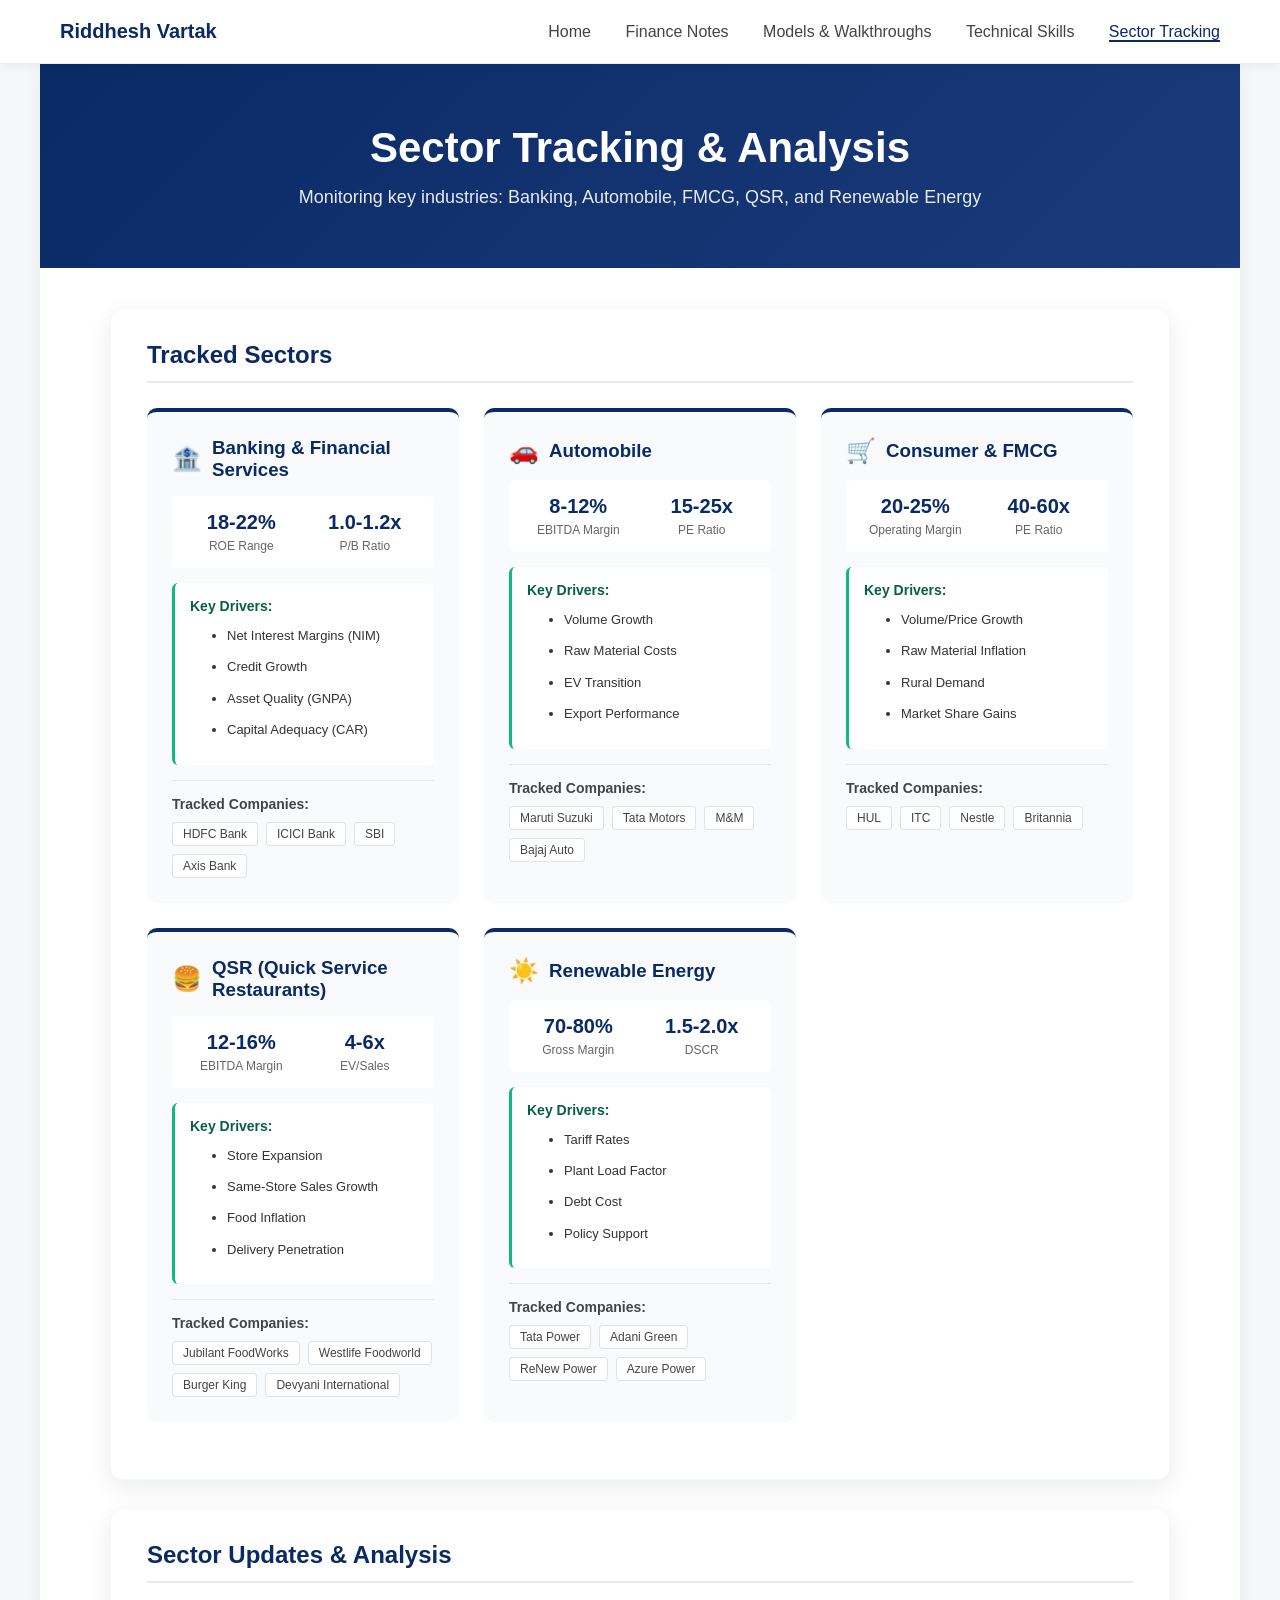
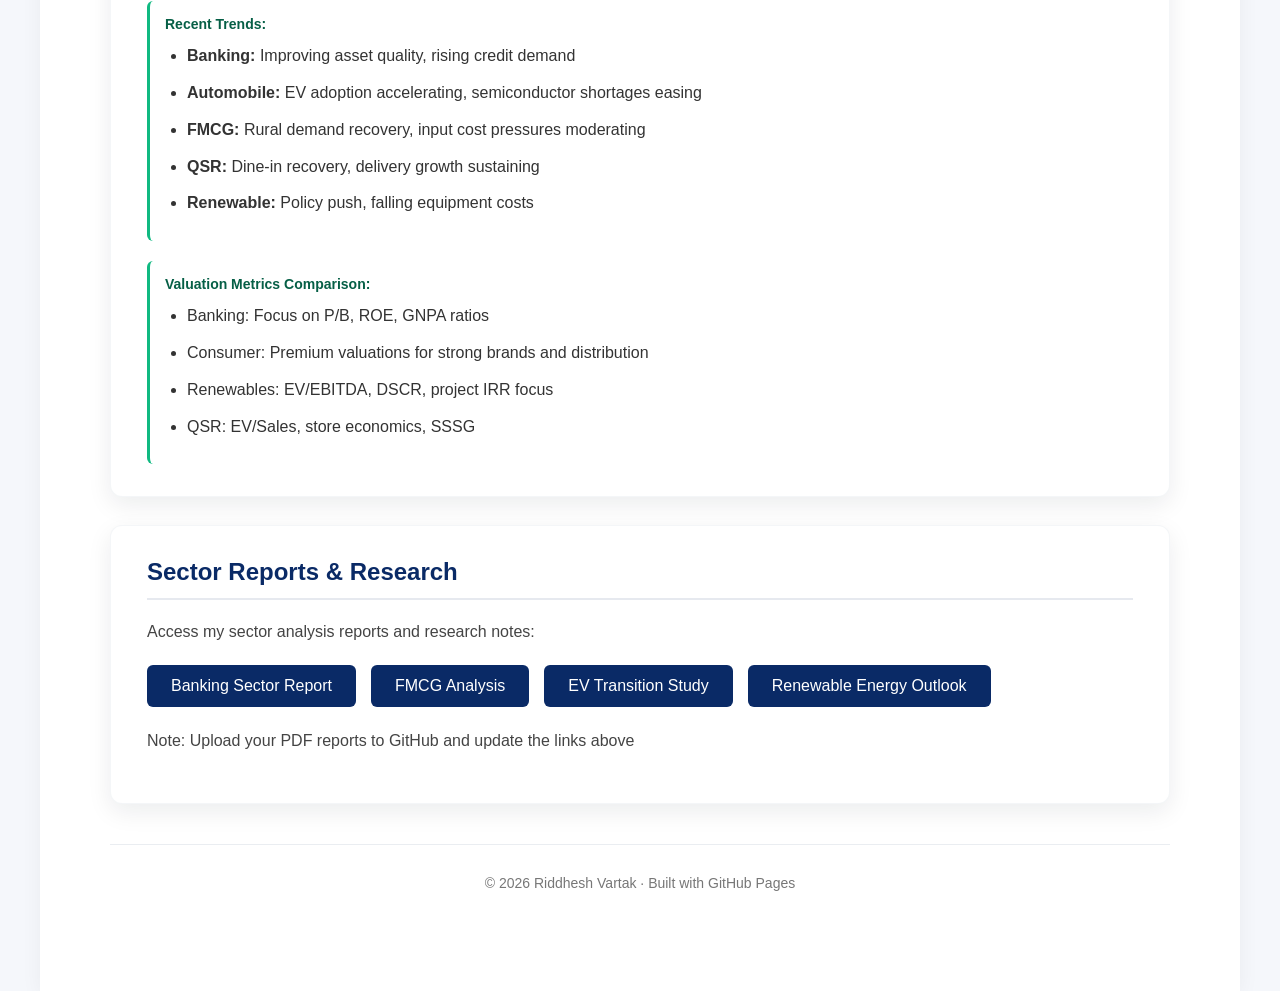
<file: sectors.html>
<!DOCTYPE html>
<html lang="en">
<head>
  <meta charset="UTF-8">
  <title>Sector Tracking | Riddhesh Vartak</title>
  <meta name="viewport" content="width=device-width, initial-scale=1.0">

  <style>
    /* COPY ALL THE CSS FROM NOTES.HTML - SAME STYLES */
    * {
      box-sizing: border-box;
      margin: 0;
      padding: 0;
    }

    body {
      font-family: 'Arial', sans-serif;
      background: #f5f7fb;
      color: #222;
    }

    /* NAVIGATION MENU */
    .main-nav {
      background: #ffffff;
      padding: 20px 0;
      border-bottom: 1px solid rgba(148, 163, 184, 0.2);
      box-shadow: 0 2px 10px rgba(0, 0, 0, 0.05);
      position: sticky;
      top: 0;
      z-index: 1000;
    }
    
    .nav-container {
      max-width: 1200px;
      margin: 0 auto;
      padding: 0 20px;
      display: flex;
      justify-content: space-between;
      align-items: center;
    }
    
    .nav-logo {
      font-size: 20px;
      font-weight: 700;
      color: #0a2a66;
      text-decoration: none;
    }
    
    .nav-links a {
      margin-left: 30px;
      color: #444;
      text-decoration: none;
      font-weight: 500;
      transition: color 0.3s;
    }
    
    .nav-links a:hover,
    .nav-links a.active {
      color: #0a2a66;
      border-bottom: 2px solid #0a2a66;
    }
    
    @media (max-width: 768px) {
      .nav-container {
        flex-direction: column;
      }
      
      .nav-links {
        margin-top: 15px;
        display: flex;
        flex-wrap: wrap;
        justify-content: center;
      }
      
      .nav-links a {
        margin: 5px 10px;
      }
    }

    /* MAIN CONTENT AREA */
    .main-content-area {
      max-width: 1200px;
      margin: 0 auto;
      background: #ffffff;
      box-shadow: 0 4px 20px rgba(0, 0, 0, 0.05);
      min-height: 80vh;
    }

    /* PAGE HEADER */
    .page-header {
      background: linear-gradient(135deg, #0a2a66 0%, #1a3a7a 100%);
      color: white;
      padding: 60px 20px;
      text-align: center;
    }

    .page-header h1 {
      font-size: 42px;
      margin-bottom: 15px;
    }

    .page-header p {
      font-size: 18px;
      opacity: 0.9;
      max-width: 700px;
      margin: 0 auto;
    }

    /* MAIN CONTENT */
    .content {
      max-width: 1100px;
      margin: 0 auto;
      padding: 40px 20px 60px;
      background: #ffffff;
    }

    .section {
      background: #ffffff;
      border-radius: 12px;
      padding: 32px 36px;
      margin-bottom: 28px;
      box-shadow: 0 8px 24px rgba(15, 23, 42, 0.08);
      border: 1px solid rgba(148, 163, 184, 0.1);
    }

    .section h2 {
      margin: 0 0 18px;
      color: #0a2a66;
      font-size: 24px;
      font-weight: 700;
      padding-bottom: 12px;
      border-bottom: 2px solid rgba(10, 42, 102, 0.1);
    }

    .section p {
      margin: 0 0 16px;
      color: #444;
      line-height: 1.7;
      font-size: 16px;
    }

    .section ul {
      margin: 8px 0 0;
      padding-left: 22px;
      line-height: 1.8;
      color: #333;
    }

    .section li {
      margin-bottom: 8px;
    }

    .sectors-grid {
      display: grid;
      grid-template-columns: repeat(auto-fit, minmax(300px, 1fr));
      gap: 25px;
      margin: 25px 0;
    }

    .sector-card {
      background: #f8fafc;
      border-radius: 10px;
      padding: 25px;
      border-top: 4px solid #0a2a66;
      transition: transform 0.3s;
    }

    .sector-card:hover {
      transform: translateY(-5px);
    }

    .sector-card h3 {
      color: #0a2a66;
      margin-bottom: 15px;
      display: flex;
      align-items: center;
      gap: 10px;
    }

    .sector-icon {
      font-size: 24px;
    }

    .sector-metrics {
      display: grid;
      grid-template-columns: repeat(2, 1fr);
      gap: 15px;
      margin: 15px 0;
      padding: 15px;
      background: white;
      border-radius: 6px;
    }

    .metric {
      text-align: center;
    }

    .metric-value {
      font-size: 20px;
      font-weight: 700;
      color: #0a2a66;
    }

    .metric-label {
      font-size: 12px;
      color: #666;
      margin-top: 5px;
    }

    .sector-companies {
      margin-top: 15px;
      padding-top: 15px;
      border-top: 1px solid rgba(148, 163, 184, 0.2);
    }

    .sector-companies h4 {
      color: #444;
      margin-bottom: 10px;
      font-size: 14px;
    }

    .company-tags {
      display: flex;
      flex-wrap: wrap;
      gap: 8px;
    }

    .company-tag {
      background: white;
      border: 1px solid rgba(148, 163, 184, 0.3);
      padding: 4px 10px;
      border-radius: 4px;
      font-size: 12px;
      color: #444;
    }

    .key-drivers {
      background: white;
      padding: 15px;
      border-radius: 6px;
      margin-top: 15px;
      border-left: 3px solid #10b981;
    }

    .key-drivers h4 {
      color: #065f46;
      margin-bottom: 10px;
      font-size: 14px;
    }

    .footer {
      text-align: center;
      color: #777;
      font-size: 14px;
      padding: 30px 0 40px;
      border-top: 1px solid rgba(148, 163, 184, 0.2);
      margin-top: 40px;
      background: #ffffff;
    }

    @media (max-width: 768px) {
      .page-header {
        padding: 40px 20px;
      }
      
      .page-header h1 {
        font-size: 32px;
      }
      
      .sectors-grid {
        grid-template-columns: 1fr;
      }
      
      .sector-metrics {
        grid-template-columns: 1fr;
      }
    }
  </style>
</head>

<body>
  <!-- NAVIGATION MENU -->
  <nav class="main-nav">
    <div class="nav-container">
      <a href="index.html" class="nav-logo">Riddhesh Vartak</a>
      <div class="nav-links">
        <a href="index.html">Home</a>
        <a href="notes.html">Finance Notes</a>
        <a href="models.html">Models & Walkthroughs</a>
        <a href="skills.html">Technical Skills</a>
        <a href="sectors.html" class="active">Sector Tracking</a>
      </div>
    </div>
  </nav>

  <!-- MAIN CONTENT AREA -->
  <div class="main-content-area">
    
    <!-- PAGE HEADER -->
    <div class="page-header">
      <h1>Sector Tracking & Analysis</h1>
      <p>Monitoring key industries: Banking, Automobile, FMCG, QSR, and Renewable Energy</p>
    </div>

    <!-- MAIN CONTENT -->
    <main class="content">
      <section class="section">
        <h2>Tracked Sectors</h2>
        <div class="sectors-grid">
          <div class="sector-card">
            <h3><span class="sector-icon">🏦</span> Banking & Financial Services</h3>
            <div class="sector-metrics">
              <div class="metric">
                <div class="metric-value">18-22%</div>
                <div class="metric-label">ROE Range</div>
              </div>
              <div class="metric">
                <div class="metric-value">1.0-1.2x</div>
                <div class="metric-label">P/B Ratio</div>
              </div>
            </div>
            <div class="key-drivers">
              <h4>Key Drivers:</h4>
              <ul style="font-size: 13px; margin: 5px 0 0 15px;">
                <li>Net Interest Margins (NIM)</li>
                <li>Credit Growth</li>
                <li>Asset Quality (GNPA)</li>
                <li>Capital Adequacy (CAR)</li>
              </ul>
            </div>
            <div class="sector-companies">
              <h4>Tracked Companies:</h4>
              <div class="company-tags">
                <span class="company-tag">HDFC Bank</span>
                <span class="company-tag">ICICI Bank</span>
                <span class="company-tag">SBI</span>
                <span class="company-tag">Axis Bank</span>
              </div>
            </div>
          </div>

          <div class="sector-card">
            <h3><span class="sector-icon">🚗</span> Automobile</h3>
            <div class="sector-metrics">
              <div class="metric">
                <div class="metric-value">8-12%</div>
                <div class="metric-label">EBITDA Margin</div>
              </div>
              <div class="metric">
                <div class="metric-value">15-25x</div>
                <div class="metric-label">PE Ratio</div>
              </div>
            </div>
            <div class="key-drivers">
              <h4>Key Drivers:</h4>
              <ul style="font-size: 13px; margin: 5px 0 0 15px;">
                <li>Volume Growth</li>
                <li>Raw Material Costs</li>
                <li>EV Transition</li>
                <li>Export Performance</li>
              </ul>
            </div>
            <div class="sector-companies">
              <h4>Tracked Companies:</h4>
              <div class="company-tags">
                <span class="company-tag">Maruti Suzuki</span>
                <span class="company-tag">Tata Motors</span>
                <span class="company-tag">M&M</span>
                <span class="company-tag">Bajaj Auto</span>
              </div>
            </div>
          </div>

          <div class="sector-card">
            <h3><span class="sector-icon">🛒</span> Consumer & FMCG</h3>
            <div class="sector-metrics">
              <div class="metric">
                <div class="metric-value">20-25%</div>
                <div class="metric-label">Operating Margin</div>
              </div>
              <div class="metric">
                <div class="metric-value">40-60x</div>
                <div class="metric-label">PE Ratio</div>
              </div>
            </div>
            <div class="key-drivers">
              <h4>Key Drivers:</h4>
              <ul style="font-size: 13px; margin: 5px 0 0 15px;">
                <li>Volume/Price Growth</li>
                <li>Raw Material Inflation</li>
                <li>Rural Demand</li>
                <li>Market Share Gains</li>
              </ul>
            </div>
            <div class="sector-companies">
              <h4>Tracked Companies:</h4>
              <div class="company-tags">
                <span class="company-tag">HUL</span>
                <span class="company-tag">ITC</span>
                <span class="company-tag">Nestle</span>
                <span class="company-tag">Britannia</span>
              </div>
            </div>
          </div>

          <div class="sector-card">
            <h3><span class="sector-icon">🍔</span> QSR (Quick Service Restaurants)</h3>
            <div class="sector-metrics">
              <div class="metric">
                <div class="metric-value">12-16%</div>
                <div class="metric-label">EBITDA Margin</div>
              </div>
              <div class="metric">
                <div class="metric-value">4-6x</div>
                <div class="metric-label">EV/Sales</div>
              </div>
            </div>
            <div class="key-drivers">
              <h4>Key Drivers:</h4>
              <ul style="font-size: 13px; margin: 5px 0 0 15px;">
                <li>Store Expansion</li>
                <li>Same-Store Sales Growth</li>
                <li>Food Inflation</li>
                <li>Delivery Penetration</li>
              </ul>
            </div>
            <div class="sector-companies">
              <h4>Tracked Companies:</h4>
              <div class="company-tags">
                <span class="company-tag">Jubilant FoodWorks</span>
                <span class="company-tag">Westlife Foodworld</span>
                <span class="company-tag">Burger King</span>
                <span class="company-tag">Devyani International</span>
              </div>
            </div>
          </div>

          <div class="sector-card">
            <h3><span class="sector-icon">☀️</span> Renewable Energy</h3>
            <div class="sector-metrics">
              <div class="metric">
                <div class="metric-value">70-80%</div>
                <div class="metric-label">Gross Margin</div>
              </div>
              <div class="metric">
                <div class="metric-value">1.5-2.0x</div>
                <div class="metric-label">DSCR</div>
              </div>
            </div>
            <div class="key-drivers">
              <h4>Key Drivers:</h4>
              <ul style="font-size: 13px; margin: 5px 0 0 15px;">
                <li>Tariff Rates</li>
                <li>Plant Load Factor</li>
                <li>Debt Cost</li>
                <li>Policy Support</li>
              </ul>
            </div>
            <div class="sector-companies">
              <h4>Tracked Companies:</h4>
              <div class="company-tags">
                <span class="company-tag">Tata Power</span>
                <span class="company-tag">Adani Green</span>
                <span class="company-tag">ReNew Power</span>
                <span class="company-tag">Azure Power</span>
              </div>
            </div>
          </div>
        </div>
      </section>

      <section class="section">
        <h2>Sector Updates & Analysis</h2>
        <div class="key-drivers" style="margin-bottom: 20px;">
          <h4>Recent Trends:</h4>
          <ul>
            <li><strong>Banking:</strong> Improving asset quality, rising credit demand</li>
            <li><strong>Automobile:</strong> EV adoption accelerating, semiconductor shortages easing</li>
            <li><strong>FMCG:</strong> Rural demand recovery, input cost pressures moderating</li>
            <li><strong>QSR:</strong> Dine-in recovery, delivery growth sustaining</li>
            <li><strong>Renewable:</strong> Policy push, falling equipment costs</li>
          </ul>
        </div>
        
        <div class="key-drivers">
          <h4>Valuation Metrics Comparison:</h4>
          <ul>
            <li>Banking: Focus on P/B, ROE, GNPA ratios</li>
            <li>Consumer: Premium valuations for strong brands and distribution</li>
            <li>Renewables: EV/EBITDA, DSCR, project IRR focus</li>
            <li>QSR: EV/Sales, store economics, SSSG</li>
          </ul>
        </div>
      </section>

      <section class="section">
        <h2>Sector Reports & Research</h2>
        <p>Access my sector analysis reports and research notes:</p>
        <div style="display: flex; gap: 15px; flex-wrap: wrap; margin-top: 20px;">
          <a href="#" style="display: inline-block; background: #0a2a66; color: white; padding: 12px 24px; border-radius: 6px; text-decoration: none;">Banking Sector Report</a>
          <a href="#" style="display: inline-block; background: #0a2a66; color: white; padding: 12px 24px; border-radius: 6px; text-decoration: none;">FMCG Analysis</a>
          <a href="#" style="display: inline-block; background: #0a2a66; color: white; padding: 12px 24px; border-radius: 6px; text-decoration: none;">EV Transition Study</a>
          <a href="#" style="display: inline-block; background: #0a2a66; color: white; padding: 12px 24px; border-radius: 6px; text-decoration: none;">Renewable Energy Outlook</a>
        </div>
        <p class="section-note" style="margin-top: 20px;">Note: Upload your PDF reports to GitHub and update the links above</p>
      </section>

      <div class="footer">
        © 2026 Riddhesh Vartak · Built with GitHub Pages
      </div>
    </main>
  </div>
</body>
</html>
</file>
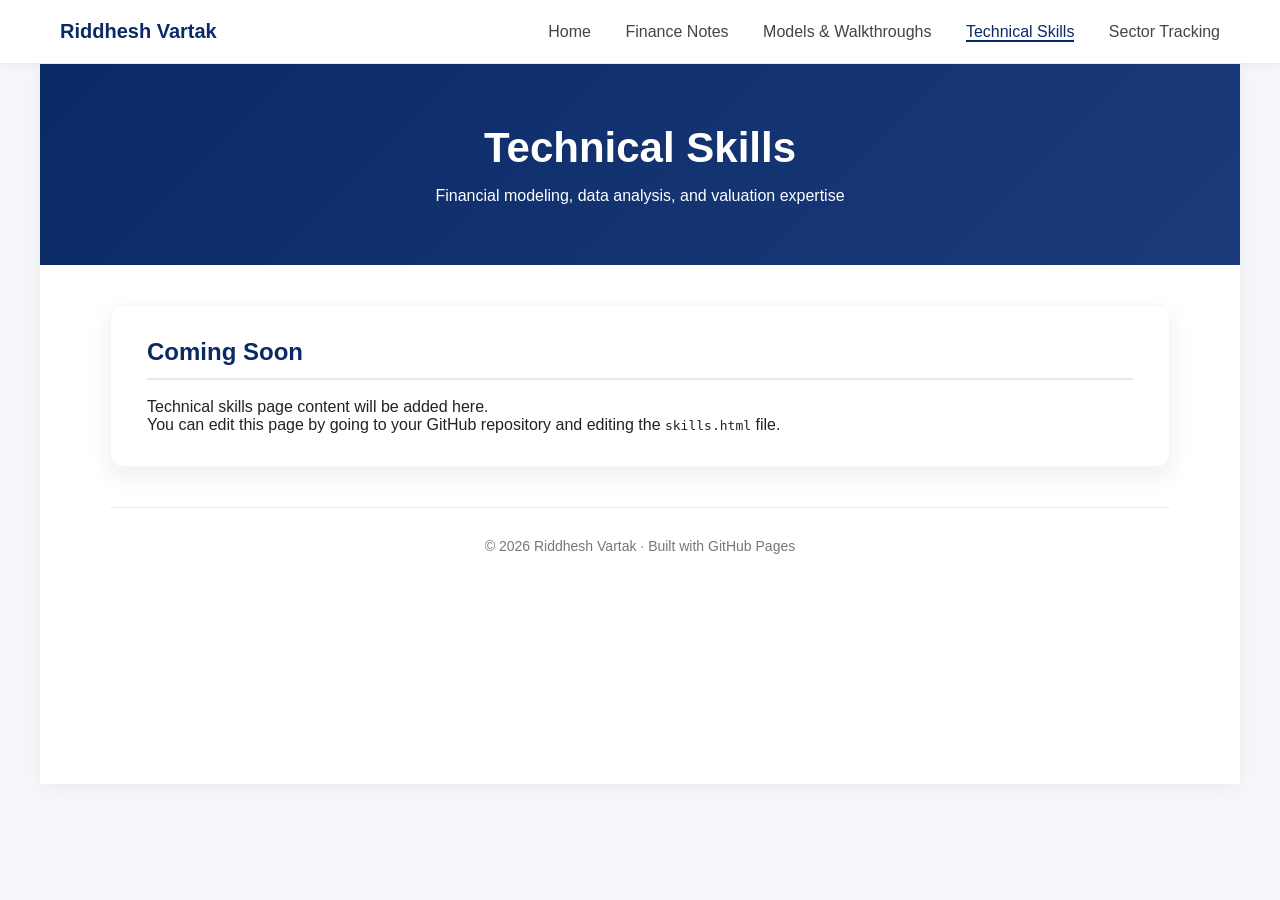
<file: skills.html>
<!DOCTYPE html>
<html lang="en">
<head>
  <meta charset="UTF-8">
  <title>Technical Skills | Riddhesh Vartak</title>
  <meta name="viewport" content="width=device-width, initial-scale=1.0">
  <style>
    * { box-sizing: border-box; margin: 0; padding: 0; }
    body { font-family: Arial, sans-serif; background: #f5f7fb; color: #222; }
    .main-nav { background: #ffffff; padding: 20px 0; border-bottom: 1px solid rgba(148, 163, 184, 0.2); box-shadow: 0 2px 10px rgba(0, 0, 0, 0.05); }
    .nav-container { max-width: 1200px; margin: 0 auto; padding: 0 20px; display: flex; justify-content: space-between; align-items: center; }
    .nav-logo { font-size: 20px; font-weight: 700; color: #0a2a66; text-decoration: none; }
    .nav-links a { margin-left: 30px; color: #444; text-decoration: none; font-weight: 500; }
    .nav-links a:hover, .nav-links a.active { color: #0a2a66; border-bottom: 2px solid #0a2a66; }
    .main-content-area { max-width: 1200px; margin: 0 auto; background: #ffffff; box-shadow: 0 4px 20px rgba(0, 0, 0, 0.05); min-height: 80vh; }
    .page-header { background: linear-gradient(135deg, #0a2a66 0%, #1a3a7a 100%); color: white; padding: 60px 20px; text-align: center; }
    .page-header h1 { font-size: 42px; margin-bottom: 15px; }
    .content { max-width: 1100px; margin: 0 auto; padding: 40px 20px 60px; }
    .section { background: #ffffff; border-radius: 12px; padding: 32px 36px; margin-bottom: 28px; box-shadow: 0 8px 24px rgba(15, 23, 42, 0.08); border: 1px solid rgba(148, 163, 184, 0.1); }
    .section h2 { margin: 0 0 18px; color: #0a2a66; font-size: 24px; font-weight: 700; padding-bottom: 12px; border-bottom: 2px solid rgba(10, 42, 102, 0.1); }
    .footer { text-align: center; color: #777; font-size: 14px; padding: 30px 0 40px; border-top: 1px solid rgba(148, 163, 184, 0.2); margin-top: 40px; }
  </style>
</head>
<body>
  <nav class="main-nav">
    <div class="nav-container">
      <a href="index.html" class="nav-logo">Riddhesh Vartak</a>
      <div class="nav-links">
        <a href="index.html">Home</a>
        <a href="notes.html">Finance Notes</a>
        <a href="models.html">Models & Walkthroughs</a>
        <a href="skills.html" class="active">Technical Skills</a>
        <a href="sectors.html">Sector Tracking</a>
      </div>
    </div>
  </nav>
  
  <div class="main-content-area">
    <div class="page-header">
      <h1>Technical Skills</h1>
      <p>Financial modeling, data analysis, and valuation expertise</p>
    </div>
    
    <main class="content">
      <section class="section">
        <h2>Coming Soon</h2>
        <p>Technical skills page content will be added here.</p>
        <p>You can edit this page by going to your GitHub repository and editing the <code>skills.html</code> file.</p>
      </section>
      
      <div class="footer">
        © 2026 Riddhesh Vartak · Built with GitHub Pages
      </div>
    </main>
  </div>
</body>
</html>
</file>
